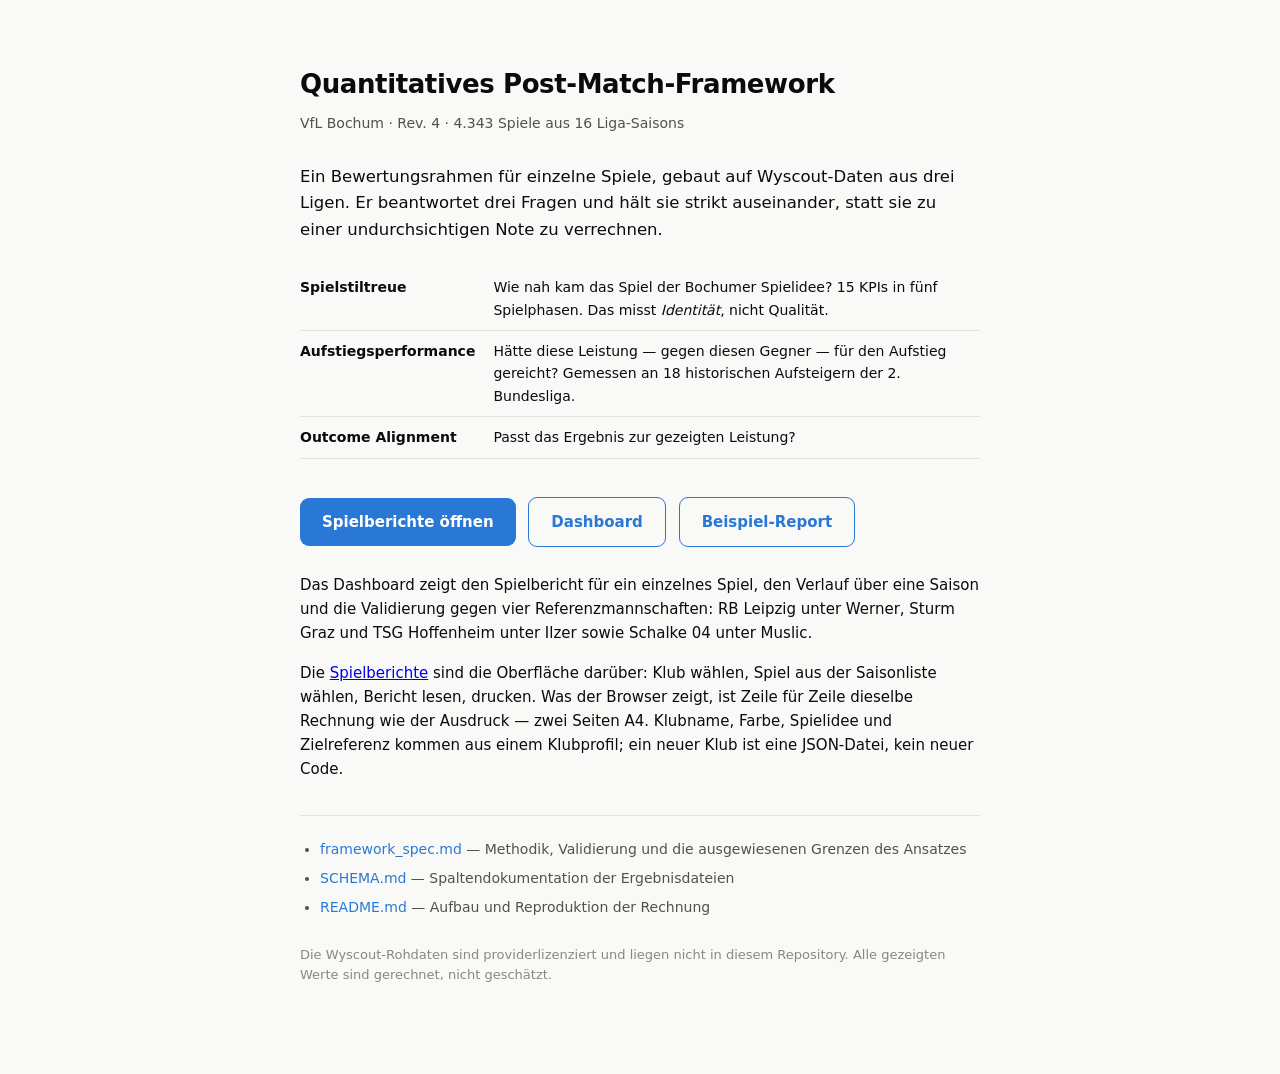
<file: index.html>
<!doctype html>
<html lang="de">
<head>
<meta charset="utf-8">
<meta name="viewport" content="width=device-width,initial-scale=1">
<title>VfL Bochum — Quantitatives Post-Match-Framework</title>
<style>
/* Farben und Typografie aus dashboard.html uebernommen, damit beide Seiten
   als eine Sache lesbar sind. Hell und Dunkel folgen der Systemeinstellung. */
:root{
  --plane:#f9f9f7; --surface:#fcfcfb;
  --ink:#0b0b0b; --ink-2:#52514e; --muted:#898781;
  --border:rgba(11,11,11,.10); --grid:#e1e0d9;
  --s1:#2a78d6;
}
@media (prefers-color-scheme: dark){
  :root{
    --plane:#12120f; --surface:#1a1a16;
    --ink:#f4f3ee; --ink-2:#b8b6ad; --muted:#8b8981;
    --border:rgba(244,243,238,.13); --grid:#2b2a25;
    --s1:#3987e5;
  }
}
*{box-sizing:border-box}
body{
  margin:0; background:var(--plane); color:var(--ink);
  font:15px/1.6 system-ui,-apple-system,"Segoe UI",sans-serif;
  -webkit-font-smoothing:antialiased;
}
.wrap{max-width:720px;margin:0 auto;padding:64px 20px 72px}
h1{font-size:26px;margin:0 0 6px;letter-spacing:-.015em}
.sub{color:var(--ink-2);font-size:14px;margin:0 0 30px}
p{margin:0 0 16px}
.lead{font-size:16.5px}
table{border-collapse:collapse;width:100%;margin:24px 0;font-size:14px}
th,td{text-align:left;padding:9px 12px 9px 0;border-bottom:1px solid var(--border);
  vertical-align:top}
th{font-weight:600;white-space:nowrap;padding-right:18px}
.cta{display:inline-block;margin:14px 0 26px;padding:12px 22px;border-radius:9px;
  background:var(--s1);color:#fff;text-decoration:none;font-weight:600;font-size:15px}
.cta:hover{filter:brightness(1.08)}
.cta.zweit{background:transparent;color:var(--s1);border:1px solid var(--s1);margin-left:8px}
.links a{text-decoration:none} .links a:hover{text-decoration:underline}
.links{border-top:1px solid var(--border);padding-top:22px;margin-top:34px;
  font-size:14px;color:var(--ink-2)}
.links a{color:var(--s1)}
.links li{margin-bottom:7px}
ul{margin:0;padding-left:20px}
.note{color:var(--muted);font-size:13px;margin-top:26px}
</style>
</head>
<body>
<div class="wrap">

  <h1>Quantitatives Post-Match-Framework</h1>
  <p class="sub">VfL Bochum · Rev. 4 · 4.343 Spiele aus 16 Liga-Saisons</p>

  <p class="lead">Ein Bewertungsrahmen für einzelne Spiele, gebaut auf Wyscout-Daten aus
  drei Ligen. Er beantwortet drei Fragen und hält sie strikt auseinander, statt sie zu
  einer undurchsichtigen Note zu verrechnen.</p>

  <table>
    <tr><th>Spielstiltreue</th>
        <td>Wie nah kam das Spiel der Bochumer Spielidee? 15 KPIs in fünf Spielphasen.
            Das misst <em>Identität</em>, nicht Qualität.</td></tr>
    <tr><th>Aufstiegsperformance</th>
        <td>Hätte diese Leistung — gegen diesen Gegner — für den Aufstieg gereicht?
            Gemessen an 18 historischen Aufsteigern der 2. Bundesliga.</td></tr>
    <tr><th>Outcome Alignment</th>
        <td>Passt das Ergebnis zur gezeigten Leistung?</td></tr>
  </table>

  <a class="cta" href="app.html">Spielberichte öffnen</a>
  <a class="cta zweit" href="dashboard.html">Dashboard</a>
  <a class="cta zweit" href="beispiel-report.html">Beispiel-Report</a>

  <p>Das Dashboard zeigt den Spielbericht für ein einzelnes Spiel, den Verlauf über eine
  Saison und die Validierung gegen vier Referenzmannschaften: RB Leipzig unter Werner,
  Sturm Graz und TSG Hoffenheim unter Ilzer sowie Schalke 04 unter Muslic.</p>

  <p>Die <a href="app.html">Spielberichte</a> sind die Oberfläche darüber: Klub wählen, Spiel
  aus der Saisonliste wählen, Bericht lesen, drucken. Was der Browser zeigt, ist Zeile für
  Zeile dieselbe Rechnung wie der Ausdruck — zwei Seiten A4. Klubname, Farbe, Spielidee und
  Zielreferenz kommen aus einem Klubprofil; ein neuer Klub ist eine JSON-Datei, kein neuer
  Code.</p>

  <div class="links">
    <ul>
      <li><a href="framework_spec.md">framework_spec.md</a> — Methodik, Validierung und
        die ausgewiesenen Grenzen des Ansatzes</li>
      <li><a href="ergebnisse/SCHEMA.md">SCHEMA.md</a> — Spaltendokumentation der
        Ergebnisdateien</li>
      <li><a href="README.md">README.md</a> — Aufbau und Reproduktion der Rechnung</li>
    </ul>
  </div>

  <p class="note">Die Wyscout-Rohdaten sind providerlizenziert und liegen nicht in diesem
  Repository. Alle gezeigten Werte sind gerechnet, nicht geschätzt.</p>

</div>
</body>
</html>
</file>
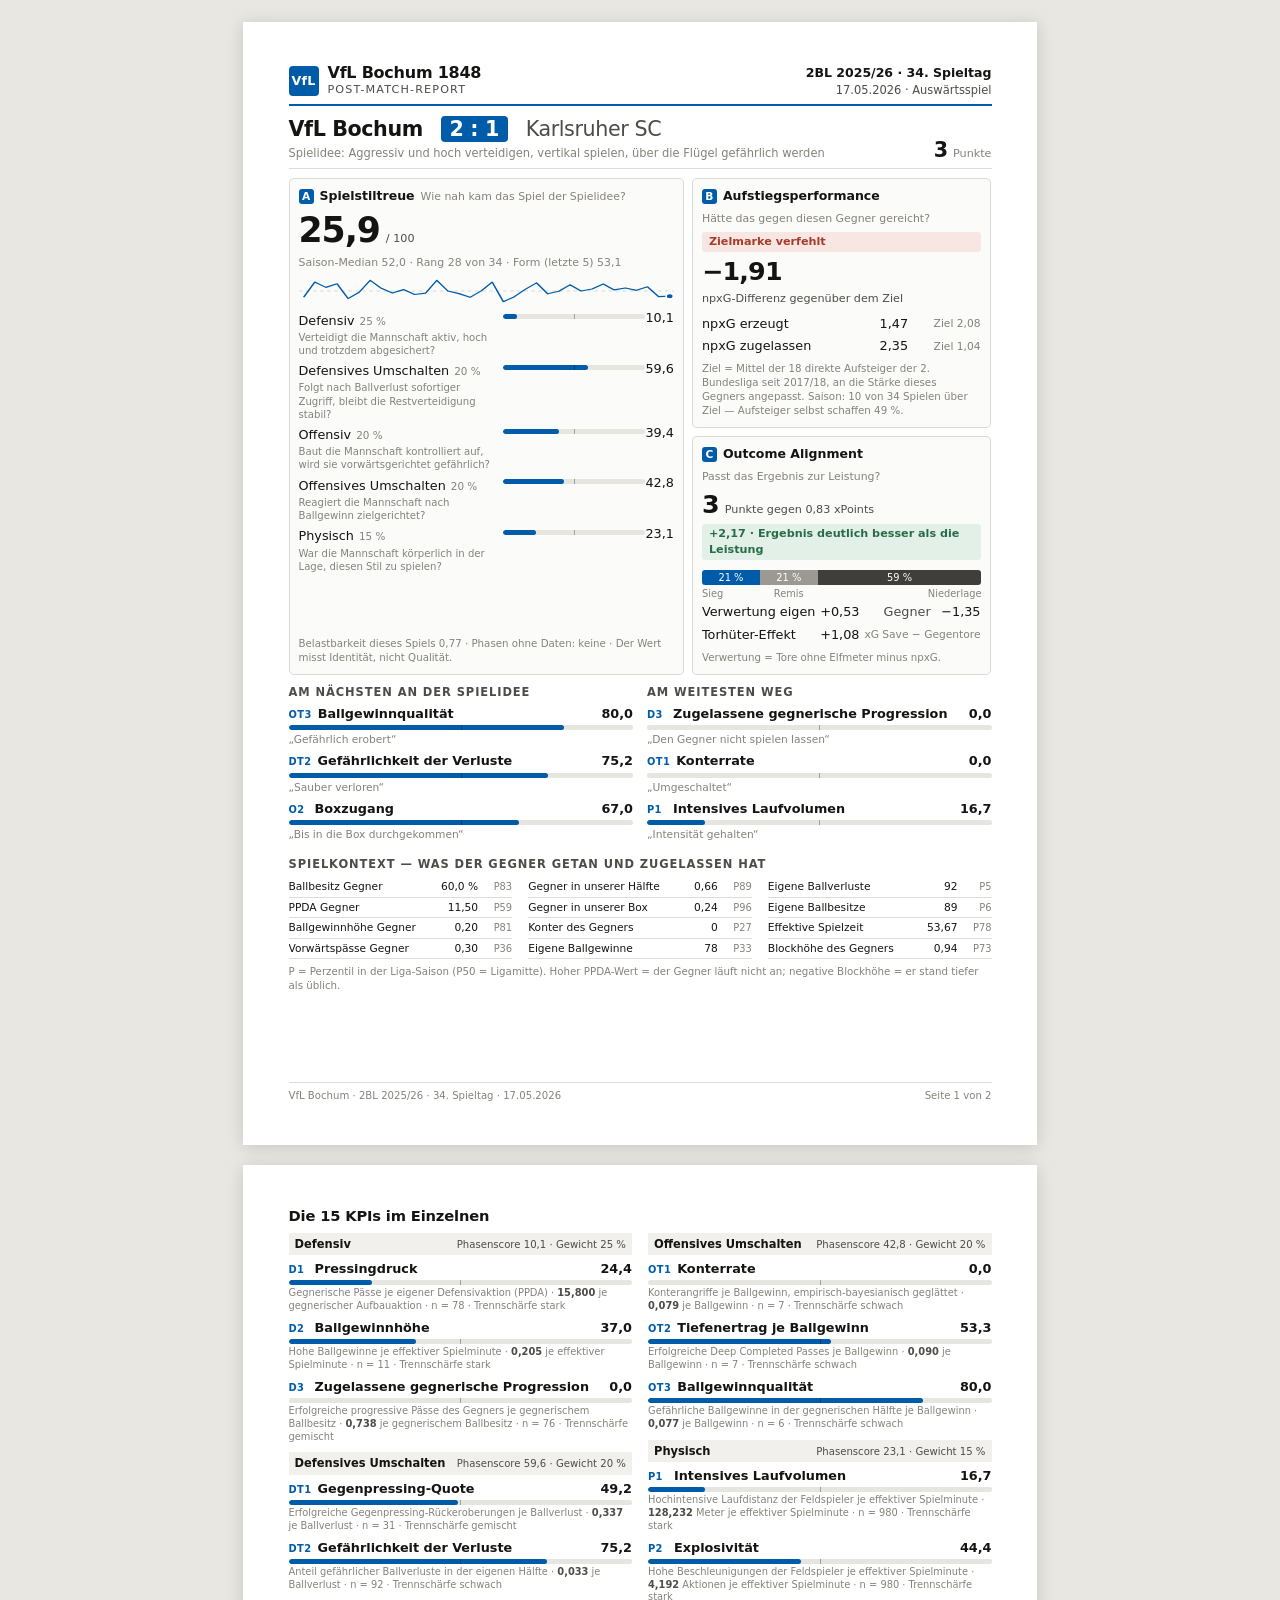
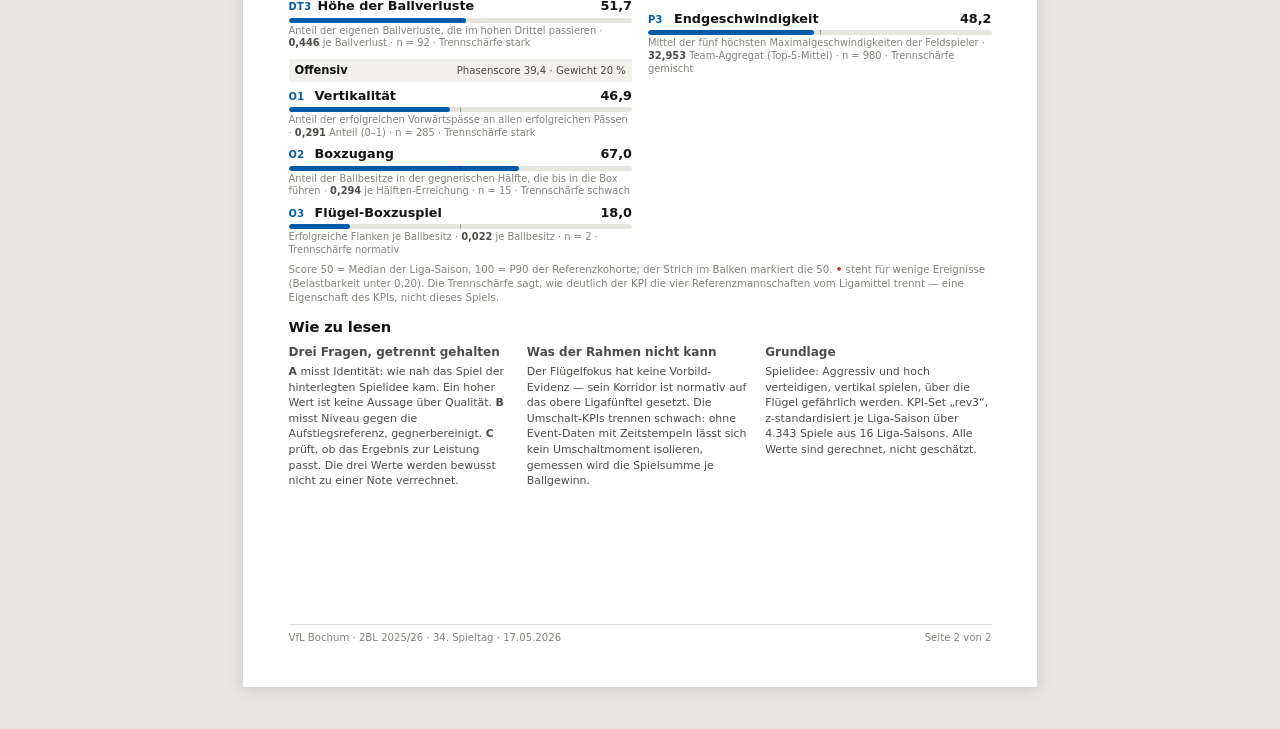
<file: beispiel-report.html>
<!doctype html>
<html lang="de"><head><meta charset="utf-8">
<meta name="viewport" content="width=device-width,initial-scale=1">
<title>VfL Bochum — 34. Spieltag 2BL 2025/26 gegen Karlsruher SC</title>
<style>
/* Gemeinsames Aussehen von Druckreport und App. Einzige Quelle: report.py setzt
   die Datei in die erzeugte Seite ein, build_app.py in app.html. Nicht in der
   erzeugten Datei bearbeiten - Aenderungen gehoeren hierher. */
/* Palette. Nur --klub und --klub-kontrast kommen aus dem Klubprofil und werden
   von der erzeugenden Seite ueberschrieben; alles andere ist Produktfarbe. */
:root{
  --ink:#141412;--ink2:#4d4c48;--muted:#84827b;--line:rgba(20,20,18,.15);
  --track:#e6e5df;--karte:#fbfbf9;--band:#f1f0ec;--gut:#286c47;--schlecht:#a83b2a;
  --klub:#1b3a5c;--klub-kontrast:#ffffff;
}
*{box-sizing:border-box}
html{-webkit-print-color-adjust:exact;print-color-adjust:exact}
body{margin:0;font:9.6pt/1.42 -apple-system,"Segoe UI",system-ui,Helvetica,Arial,sans-serif;
  color:var(--ink);background:#fff}
h2{font-size:11pt;margin:0 0 6px;letter-spacing:-.01em}
h3{font-size:8.6pt;margin:0 0 5px;text-transform:uppercase;letter-spacing:.08em;color:var(--ink2)}
h4{font-size:9pt;margin:0 0 3px}
p{margin:0}
table{border-collapse:collapse;width:100%}
.num{text-align:right;font-variant-numeric:tabular-nums;white-space:nowrap}

.seite{background:#fff}
@media screen{
  body{background:#e8e7e2;padding:22px 0}
  .seite{width:210mm;min-height:297mm;margin:0 auto 20px;padding:11mm 12mm;
    box-shadow:0 2px 16px rgba(0,0,0,.15)}
}
@media print{
  .seite{width:auto;min-height:0;padding:0;box-shadow:none;break-after:page}
  .seite:last-child{break-after:auto}
}

.kopf{display:flex;justify-content:space-between;align-items:flex-start;
  border-bottom:2px solid var(--klub);padding-bottom:6px;margin-bottom:9px}
.marke{display:flex;gap:9px;align-items:center}
.badge{display:inline-flex;align-items:center;justify-content:center;width:30px;height:30px;
  background:var(--klub);color:var(--klub-kontrast);font-weight:700;font-size:9.5pt;
  letter-spacing:.02em;border-radius:4px}
.klub{font-weight:700;font-size:12pt;letter-spacing:-.015em;line-height:1.15}
.doktyp{font-size:8.4pt;color:var(--ink2);text-transform:uppercase;letter-spacing:.1em}
.kopf-rechts{text-align:right;font-size:8.6pt;color:var(--ink2);line-height:1.45}
.kopf-rechts b{color:var(--ink);font-size:9.4pt}

.ergebnis{display:flex;justify-content:space-between;align-items:flex-end;gap:16px;
  margin:0 0 9px;padding-bottom:7px;border-bottom:1px solid var(--line)}
.teams{font-size:15.5pt;letter-spacing:-.02em;font-weight:600;white-space:nowrap}
.punkte{font-size:15.5pt;font-weight:700;line-height:1;white-space:nowrap;
  font-variant-numeric:tabular-nums}
.punkte span{font-size:8.4pt;font-weight:400;color:var(--muted);margin-left:5px}
.teams .tore{margin:0 11px;padding:1px 9px;background:var(--klub);color:var(--klub-kontrast);
  border-radius:4px;font-variant-numeric:tabular-nums}
.teams .geg{font-weight:400;color:var(--ink2)}
.ort{font-size:8.6pt;color:var(--muted)}

.ebenen{display:grid;grid-template-columns:1.32fr 1fr;gap:8px;align-items:stretch}
.rechts{display:grid;gap:8px}
.karte{border:1px solid var(--line);border-radius:5px;padding:8px 9px 9px;background:var(--karte);
  display:flex;flex-direction:column}
.karte .fuss{margin-top:auto;padding-top:5px}
.kopfzeile{font-weight:700;font-size:9.4pt;margin-bottom:6px;display:flex;
  align-items:baseline;gap:6px;flex-wrap:wrap}
.stufe{display:inline-flex;align-items:center;justify-content:center;width:15px;height:15px;
  background:var(--klub);color:var(--klub-kontrast);border-radius:3px;font-size:8pt}
.frage{font-weight:400;font-size:8.2pt;color:var(--muted)}
.kennzahl{display:flex;align-items:baseline;gap:6px;flex-wrap:wrap;margin:2px 0 6px}
.kennzahl .wert{font-size:26pt;line-height:1;font-weight:700;letter-spacing:-.03em;
  font-variant-numeric:tabular-nums}
.kennzahl.klein .wert{font-size:19pt}
.kennzahl .von{font-size:8.4pt;color:var(--ink2)}
.kennzahl .neben{flex-basis:100%;font-size:8.2pt;color:var(--muted);margin-top:2px}
.fuss{font-size:7.7pt;line-height:1.35;color:var(--muted);margin-top:6px}
.leerkarte{font-size:9pt;color:var(--ink2);padding:8px 0 10px}
.leerkarte span{display:block;font-size:8.2pt;color:var(--muted);margin-top:3px}

.urteil{display:inline-block;font-size:8.4pt;font-weight:600;padding:2px 7px;border-radius:3px;
  margin-bottom:5px}
.urteil.gut{background:#e3f0e8;color:var(--gut)}
.urteil.schlecht{background:#f7e6e2;color:var(--schlecht)}
.urteil.neutral{background:#ecebe5;color:var(--ink2)}

.bar{position:relative;height:5px;background:var(--track);border-radius:3px;overflow:hidden}
.bar i{display:block;height:100%;background:var(--klub);border-radius:3px}
.bar.duenn{height:4px}
.bar .tick{position:absolute;left:50%;top:0;width:1px;height:100%;background:rgba(0,0,0,.30)}
.bar.leer{background:repeating-linear-gradient(90deg,var(--track) 0 3px,#fff 3px 6px)}
.bz{width:38%;padding:0 8px}

.phasen th{text-align:left;font-weight:400;padding:2.6px 0;white-space:nowrap}
.phasen .gew{color:var(--muted);font-size:7.8pt;margin-left:5px}
.phasen .pfrage{font-size:7.6pt;color:var(--muted);font-weight:400;white-space:normal;
  max-width:52mm;line-height:1.3;margin-top:1px}
.phasen th{vertical-align:top;padding-right:6px}
.phasen td{padding:2.6px 0;vertical-align:top}
.phasen .bz{padding-top:5px}
.phasen .num{padding-top:0}
.spark{width:100%;height:28px;display:block;margin:0 0 4px}
.spark .pfad{fill:none;stroke:var(--klub);stroke-width:1.4;stroke-linejoin:round}
.spark .mid{stroke:rgba(0,0,0,.18);stroke-width:.8;stroke-dasharray:3 3}
.spark .jetzt{fill:var(--klub);stroke:#fff;stroke-width:1.4}

.ziel th{text-align:left;font-weight:400;padding:2.2px 0}
.ziel .soll{text-align:right;color:var(--muted);font-size:8pt;white-space:nowrap}
.pbar{display:flex;height:15px;border-radius:3px;overflow:hidden;margin:5px 0 2px;
  font-size:7.4pt;color:#fff;line-height:15px;text-align:center}
.pbar .p0{background:var(--klub)}
.pbar .p1{background:#9b9992}
.pbar .p2{background:#3f3e3a}
.plabels{display:flex;font-size:7.4pt;color:var(--muted)}
.plabels span{overflow:hidden;text-overflow:ellipsis;white-space:nowrap}
.plabels span:nth-child(2){text-align:center}
.plabels span:last-child{text-align:right}
.ziel .zweit{text-align:right;font-weight:400;color:var(--ink2);padding-left:10px}

.paar{display:grid;grid-template-columns:1fr 1fr;gap:14px;margin-top:9px}
.kpiliste{list-style:none;margin:0;padding:0}
.kpiliste li{margin-bottom:5px}
.kz{display:flex;align-items:baseline;gap:6px;margin-bottom:2px}
.kurz{display:inline-block;min-width:20px;font-size:7.4pt;font-weight:700;color:var(--klub);
  letter-spacing:.04em}
.kname{font-weight:600}
.kz .num{margin-left:auto;font-weight:700}
.mgmt{font-size:8pt;color:var(--muted);margin-top:2px}

.kontextblock{margin-top:9px}
.kontextspalten{display:grid;grid-template-columns:repeat(3,1fr);gap:0 16px;font-size:8pt}
.kontext td,.kontext th{border-bottom:1px solid var(--line);padding:2.2px 0;
  white-space:nowrap;overflow:hidden;text-overflow:ellipsis}
.kontext th{max-width:33mm}
.kontext .perz{width:9mm;color:var(--muted);font-size:7.4pt}
.hinweise{margin-top:8px;border-top:1px solid var(--line);padding-top:6px;
  font-size:7.9pt;line-height:1.35;color:var(--schlecht)}
.hinweise b{color:var(--ink2)}
.profilhinweise{margin:5px 0 0;padding-left:13px;font-size:7.8pt;color:var(--muted)}

.block{margin-bottom:13px}
.kpispalten{column-count:2;column-gap:16px}
.gruppe{break-inside:avoid;margin-bottom:9px}
.gkopf{background:var(--band);font-weight:700;font-size:8.6pt;padding:3px 6px;
  display:flex;justify-content:space-between;align-items:baseline;gap:8px;margin-bottom:5px}
.gkopf span{font-weight:400;color:var(--ink2);font-size:7.6pt;white-space:nowrap}
.kpiz{margin-bottom:6px}
.kpiz .def{font-size:7.4pt;line-height:1.3;color:var(--muted);margin-top:2px}
.kpiz .def b{color:var(--ink2);font-weight:600}
.kontext th{text-align:left;font-weight:400}
.warn{color:var(--schlecht);font-weight:700}

.methode .spalten{display:grid;grid-template-columns:repeat(3,1fr);gap:12px;font-size:8.2pt;
  color:var(--ink2)}
.seitenfuss{margin-top:auto;padding-top:6px;border-top:1px solid var(--line);
  display:flex;justify-content:space-between;font-size:7.6pt;color:var(--muted)}
.seite{display:flex;flex-direction:column}

:root{--klub:#005ca9;--klub-kontrast:#ffffff}
@page{size:A4;margin:11mm 12mm 10mm}
</style></head>
<body>
<div class="seite">
  <header class="kopf">
    <div class="marke"><span class="badge">VfL</span>
      <div><div class="klub">VfL Bochum 1848</div>
        <div class="doktyp">Post-Match-Report</div></div></div>
    <div class="kopf-rechts"><b>2BL 2025/26 · 34. Spieltag</b><br>
      17.05.2026 · Auswärtsspiel</div>
  </header>
  <section class="ergebnis">
    <div>
      <div class="teams"><span>VfL Bochum</span>
        <span class="tore">2 : 1</span>
        <span class="geg">Karlsruher SC</span></div>
      <div class="ort">Spielidee: Aggressiv und hoch verteidigen, vertikal spielen, über die Flügel gefährlich werden</div>
    </div>
    <div class="punkte">3<span>Punkte</span></div>
  </section>
  <div class="ebenen">
    
<section class="karte gross-links">
  <div class="kopfzeile"><span class="stufe">A</span> Spielstiltreue
    <span class="frage">Wie nah kam das Spiel der Spielidee?</span></div>
  <div class="kennzahl"><span class="wert">25,9</span><span class="von">/ 100</span>
    <div class="neben">Saison-Median 52,0 ·
      Rang 28 von 34 ·
      Form (letzte 5) 53,1</div></div>
  <svg class="spark" viewBox="0 0 320 34" preserveAspectRatio="none" role="img" aria-label="Saisonverlauf der Stiltreue"><line x1="0" y1="17.0" x2="320" y2="17.0" class="mid"/><polyline points="4.0,24.5 13.5,6.1 22.9,12.6 32.4,8.3 41.8,26.2 51.3,18.5 60.7,4.0 70.2,13.8 79.6,19.5 89.1,15.3 98.5,21.2 108.0,19.5 117.5,4.0 126.9,17.0 136.4,20.2 145.8,24.7 155.3,16.8 164.7,6.2 174.2,30.0 183.6,23.9 193.1,14.7 202.5,7.1 212.0,20.4 221.5,17.3 230.9,9.5 240.4,17.0 249.8,14.6 259.3,8.6 268.7,15.7 278.2,13.3 287.6,16.2 297.1,11.9 306.5,23.9 316.0,23.3" class="pfad"/><circle cx="316.0" cy="23.3" r="3.1" class="jetzt"/></svg>
  <table class="phasen"><tbody><tr><th>Defensiv<span class="gew">25 %</span><div class="pfrage">Verteidigt die Mannschaft aktiv, hoch und trotzdem abgesichert?</div></th><td class="bz"><div class="bar "><i style="width:10.1%"></i><span class="tick"></span></div></td><td class="num">10,1</td></tr><tr><th>Defensives Umschalten<span class="gew">20 %</span><div class="pfrage">Folgt nach Ballverlust sofortiger Zugriff, bleibt die Restverteidigung stabil?</div></th><td class="bz"><div class="bar "><i style="width:59.6%"></i><span class="tick"></span></div></td><td class="num">59,6</td></tr><tr><th>Offensiv<span class="gew">20 %</span><div class="pfrage">Baut die Mannschaft kontrolliert auf, wird sie vorwärtsgerichtet gefährlich?</div></th><td class="bz"><div class="bar "><i style="width:39.4%"></i><span class="tick"></span></div></td><td class="num">39,4</td></tr><tr><th>Offensives Umschalten<span class="gew">20 %</span><div class="pfrage">Reagiert die Mannschaft nach Ballgewinn zielgerichtet?</div></th><td class="bz"><div class="bar "><i style="width:42.8%"></i><span class="tick"></span></div></td><td class="num">42,8</td></tr><tr><th>Physisch<span class="gew">15 %</span><div class="pfrage">War die Mannschaft körperlich in der Lage, diesen Stil zu spielen?</div></th><td class="bz"><div class="bar "><i style="width:23.1%"></i><span class="tick"></span></div></td><td class="num">23,1</td></tr></tbody></table>
  <div class="fuss">Belastbarkeit dieses Spiels 0,77 ·
    Phasen ohne Daten: keine · Der Wert misst Identität, nicht Qualität.</div>
</section>
    <div class="rechts">
<section class="karte">
  <div class="kopfzeile"><span class="stufe">B</span> Aufstiegsperformance
    <span class="frage">Hätte das gegen diesen Gegner gereicht?</span></div>
  <div class="urteil schlecht">Zielmarke verfehlt</div>
  <div class="kennzahl klein"><span class="wert">−1,91</span>
    <span class="von">npxG-Differenz gegenüber dem Ziel</span></div>
  <table class="ziel"><tbody>
    <tr><th>npxG erzeugt</th><td class="num">1,47</td>
        <td class="soll">Ziel 2,08</td></tr>
    <tr><th>npxG zugelassen</th><td class="num">2,35</td>
        <td class="soll">Ziel 1,04</td></tr>
  </tbody></table>
  <div class="fuss">Ziel = Mittel der 18 direkte Aufsteiger der 2. Bundesliga seit 2017/18, an die Stärke dieses Gegners
    angepasst. Saison: 10 von 34 Spielen
    über Ziel — Aufsteiger selbst schaffen 49 %.</div>
</section>
<section class="karte">
  <div class="kopfzeile"><span class="stufe">C</span> Outcome Alignment
    <span class="frage">Passt das Ergebnis zur Leistung?</span></div>
  <div class="kennzahl klein"><span class="wert">3</span>
    <span class="von">Punkte gegen 0,83 xPoints</span></div>
  <div class="urteil gut">+2,17 · Ergebnis deutlich besser als die Leistung</div>
  <div class="pbar"><span class="p0" style="width:20.8%">21 %</span><span class="p1" style="width:20.6%">21 %</span><span class="p2" style="width:58.7%">59 %</span></div><div class="plabels"><span style="width:20.8%">Sieg</span><span style="width:20.6%">Remis</span><span style="width:58.7%">Niederlage</span></div>
  <table class="ziel"><tbody>
    <tr><th>Verwertung eigen</th><td class="num">+0,53</td>
        <th class="zweit">Gegner</th><td class="num">−1,35</td></tr>
    <tr><th>Torhüter-Effekt</th><td class="num">+1,08</td>
        <td colspan="2" class="soll">xG Save − Gegentore</td></tr>
  </tbody></table>
  <div class="fuss">Verwertung = Tore ohne Elfmeter minus npxG.</div>
</section></div>
  </div>
  
<section class="paar">
  <div><h3>Am nächsten an der Spielidee</h3>
    <ul class="kpiliste"><li><div class="kz"><span class="kurz">OT3</span><span class="kname">Ballgewinnqualität</span><span class="num">80,0</span></div><div class="bar "><i style="width:80.0%"></i><span class="tick"></span></div><div class="mgmt">„Gefährlich erobert“</div></li><li><div class="kz"><span class="kurz">DT2</span><span class="kname">Gefährlichkeit der Verluste</span><span class="num">75,2</span></div><div class="bar "><i style="width:75.2%"></i><span class="tick"></span></div><div class="mgmt">„Sauber verloren“</div></li><li><div class="kz"><span class="kurz">O2</span><span class="kname">Boxzugang</span><span class="num">67,0</span></div><div class="bar "><i style="width:67.0%"></i><span class="tick"></span></div><div class="mgmt">„Bis in die Box durchgekommen“</div></li></ul></div>
  <div><h3>Am weitesten weg</h3>
    <ul class="kpiliste"><li><div class="kz"><span class="kurz">D3</span><span class="kname">Zugelassene gegnerische Progression</span><span class="num">0,0</span></div><div class="bar "><i style="width:0.0%"></i><span class="tick"></span></div><div class="mgmt">„Den Gegner nicht spielen lassen“</div></li><li><div class="kz"><span class="kurz">OT1</span><span class="kname">Konterrate</span><span class="num">0,0</span></div><div class="bar "><i style="width:0.0%"></i><span class="tick"></span></div><div class="mgmt">„Umgeschaltet“</div></li><li><div class="kz"><span class="kurz">P1</span><span class="kname">Intensives Laufvolumen</span><span class="num">16,7</span></div><div class="bar "><i style="width:16.7%"></i><span class="tick"></span></div><div class="mgmt">„Intensität gehalten“</div></li></ul></div>
</section>
  
<section class="block kontextblock">
  <h3>Spielkontext — was der Gegner getan und zugelassen hat</h3>
  <div class="kontextspalten"><table class="kontext"><tbody><tr><th>Ballbesitz Gegner</th><td class="num">60,0 %</td><td class="num perz">P83</td></tr><tr><th>PPDA Gegner</th><td class="num">11,50</td><td class="num perz">P59</td></tr><tr><th>Ballgewinnhöhe Gegner</th><td class="num">0,20</td><td class="num perz">P81</td></tr><tr><th>Vorwärtspässe Gegner</th><td class="num">0,30</td><td class="num perz">P36</td></tr></tbody></table><table class="kontext"><tbody><tr><th>Gegner in unserer Hälfte</th><td class="num">0,66</td><td class="num perz">P89</td></tr><tr><th>Gegner in unserer Box</th><td class="num">0,24</td><td class="num perz">P96</td></tr><tr><th>Konter des Gegners</th><td class="num">0</td><td class="num perz">P27</td></tr><tr><th>Eigene Ballgewinne</th><td class="num">78</td><td class="num perz">P33</td></tr></tbody></table><table class="kontext"><tbody><tr><th>Eigene Ballverluste</th><td class="num">92</td><td class="num perz">P5</td></tr><tr><th>Eigene Ballbesitze</th><td class="num">89</td><td class="num perz">P6</td></tr><tr><th>Effektive Spielzeit</th><td class="num">53,67</td><td class="num perz">P78</td></tr><tr><th>Blockhöhe des Gegners</th><td class="num">0,94</td><td class="num perz">P73</td></tr></tbody></table></div>
  <div class="fuss">P = Perzentil in der Liga-Saison (P50 = Ligamitte). Hoher PPDA-Wert = der
    Gegner läuft nicht an; negative Blockhöhe = er stand tiefer als üblich.</div>
</section>
  
  <div class="seitenfuss"><span>VfL Bochum · 2BL 2025/26 · 34. Spieltag · 17.05.2026</span><span>Seite 1 von 2</span></div>
</div>
<div class="seite">
  
<section class="block">
  <h2>Die 15 KPIs im Einzelnen</h2>
  <div class="kpispalten"><section class="gruppe"><div class="gkopf">Defensiv<span>Phasenscore 10,1 · Gewicht 25 %</span></div><div class="kpiz"><div class="kz"><span class="kurz">D1</span><span class="kname">Pressingdruck</span><span class="num">24,4</span></div><div class="bar "><i style="width:24.4%"></i><span class="tick"></span></div><div class="def">Gegnerische Pässe je eigener Defensivaktion (PPDA) · <b>15,800</b> je gegnerischer Aufbauaktion · n = 78 · Trennschärfe stark</div></div><div class="kpiz"><div class="kz"><span class="kurz">D2</span><span class="kname">Ballgewinnhöhe</span><span class="num">37,0</span></div><div class="bar "><i style="width:37.0%"></i><span class="tick"></span></div><div class="def">Hohe Ballgewinne je effektiver Spielminute · <b>0,205</b> je effektiver Spielminute · n = 11 · Trennschärfe stark</div></div><div class="kpiz"><div class="kz"><span class="kurz">D3</span><span class="kname">Zugelassene gegnerische Progression</span><span class="num">0,0</span></div><div class="bar "><i style="width:0.0%"></i><span class="tick"></span></div><div class="def">Erfolgreiche progressive Pässe des Gegners je gegnerischem Ballbesitz · <b>0,738</b> je gegnerischem Ballbesitz · n = 76 · Trennschärfe gemischt</div></div></section><section class="gruppe"><div class="gkopf">Defensives Umschalten<span>Phasenscore 59,6 · Gewicht 20 %</span></div><div class="kpiz"><div class="kz"><span class="kurz">DT1</span><span class="kname">Gegenpressing-Quote</span><span class="num">49,2</span></div><div class="bar "><i style="width:49.2%"></i><span class="tick"></span></div><div class="def">Erfolgreiche Gegenpressing-Rückeroberungen je Ballverlust · <b>0,337</b> je Ballverlust · n = 31 · Trennschärfe gemischt</div></div><div class="kpiz"><div class="kz"><span class="kurz">DT2</span><span class="kname">Gefährlichkeit der Verluste</span><span class="num">75,2</span></div><div class="bar "><i style="width:75.2%"></i><span class="tick"></span></div><div class="def">Anteil gefährlicher Ballverluste in der eigenen Hälfte · <b>0,033</b> je Ballverlust · n = 92 · Trennschärfe schwach</div></div><div class="kpiz"><div class="kz"><span class="kurz">DT3</span><span class="kname">Höhe der Ballverluste</span><span class="num">51,7</span></div><div class="bar "><i style="width:51.7%"></i><span class="tick"></span></div><div class="def">Anteil der eigenen Ballverluste, die im hohen Drittel passieren · <b>0,446</b> je Ballverlust · n = 92 · Trennschärfe stark</div></div></section><section class="gruppe"><div class="gkopf">Offensiv<span>Phasenscore 39,4 · Gewicht 20 %</span></div><div class="kpiz"><div class="kz"><span class="kurz">O1</span><span class="kname">Vertikalität</span><span class="num">46,9</span></div><div class="bar "><i style="width:46.9%"></i><span class="tick"></span></div><div class="def">Anteil der erfolgreichen Vorwärtspässe an allen erfolgreichen Pässen · <b>0,291</b> Anteil (0–1) · n = 285 · Trennschärfe stark</div></div><div class="kpiz"><div class="kz"><span class="kurz">O2</span><span class="kname">Boxzugang</span><span class="num">67,0</span></div><div class="bar "><i style="width:67.0%"></i><span class="tick"></span></div><div class="def">Anteil der Ballbesitze in der gegnerischen Hälfte, die bis in die Box führen · <b>0,294</b> je Hälften-Erreichung · n = 15 · Trennschärfe schwach</div></div><div class="kpiz"><div class="kz"><span class="kurz">O3</span><span class="kname">Flügel-Boxzuspiel</span><span class="num">18,0</span></div><div class="bar "><i style="width:18.0%"></i><span class="tick"></span></div><div class="def">Erfolgreiche Flanken je Ballbesitz · <b>0,022</b> je Ballbesitz · n = 2 · Trennschärfe normativ</div></div></section><section class="gruppe"><div class="gkopf">Offensives Umschalten<span>Phasenscore 42,8 · Gewicht 20 %</span></div><div class="kpiz"><div class="kz"><span class="kurz">OT1</span><span class="kname">Konterrate</span><span class="num">0,0</span></div><div class="bar "><i style="width:0.0%"></i><span class="tick"></span></div><div class="def">Konterangriffe je Ballgewinn, empirisch-bayesianisch geglättet · <b>0,079</b> je Ballgewinn · n = 7 · Trennschärfe schwach</div></div><div class="kpiz"><div class="kz"><span class="kurz">OT2</span><span class="kname">Tiefenertrag je Ballgewinn</span><span class="num">53,3</span></div><div class="bar "><i style="width:53.3%"></i><span class="tick"></span></div><div class="def">Erfolgreiche Deep Completed Passes je Ballgewinn · <b>0,090</b> je Ballgewinn · n = 7 · Trennschärfe schwach</div></div><div class="kpiz"><div class="kz"><span class="kurz">OT3</span><span class="kname">Ballgewinnqualität</span><span class="num">80,0</span></div><div class="bar "><i style="width:80.0%"></i><span class="tick"></span></div><div class="def">Gefährliche Ballgewinne in der gegnerischen Hälfte je Ballgewinn · <b>0,077</b> je Ballgewinn · n = 6 · Trennschärfe schwach</div></div></section><section class="gruppe"><div class="gkopf">Physisch<span>Phasenscore 23,1 · Gewicht 15 %</span></div><div class="kpiz"><div class="kz"><span class="kurz">P1</span><span class="kname">Intensives Laufvolumen</span><span class="num">16,7</span></div><div class="bar "><i style="width:16.7%"></i><span class="tick"></span></div><div class="def">Hochintensive Laufdistanz der Feldspieler je effektiver Spielminute · <b>128,232</b> Meter je effektiver Spielminute · n = 980 · Trennschärfe stark</div></div><div class="kpiz"><div class="kz"><span class="kurz">P2</span><span class="kname">Explosivität</span><span class="num">44,4</span></div><div class="bar "><i style="width:44.4%"></i><span class="tick"></span></div><div class="def">Hohe Beschleunigungen der Feldspieler je effektiver Spielminute · <b>4,192</b> Aktionen je effektiver Spielminute · n = 980 · Trennschärfe stark</div></div><div class="kpiz"><div class="kz"><span class="kurz">P3</span><span class="kname">Endgeschwindigkeit</span><span class="num">48,2</span></div><div class="bar "><i style="width:48.2%"></i><span class="tick"></span></div><div class="def">Mittel der fünf höchsten Maximalgeschwindigkeiten der Feldspieler · <b>32,953</b> Team-Aggregat (Top-5-Mittel) · n = 980 · Trennschärfe gemischt</div></div></section></div>
  <div class="fuss">Score 50 = Median der Liga-Saison, 100 = P90 der Referenzkohorte; der Strich
    im Balken markiert die 50. <span class="warn">•</span> steht für wenige Ereignisse
    (Belastbarkeit unter 0,20). Die Trennschärfe sagt, wie deutlich der
    KPI die vier Referenzmannschaften vom Ligamittel trennt — eine Eigenschaft des KPIs, nicht
    dieses Spiels.</div>
</section>
  
<section class="block methode">
  <h2>Wie zu lesen</h2>
  <div class="spalten">
    <div><h4>Drei Fragen, getrennt gehalten</h4>
      <p><b>A</b> misst Identität: wie nah das Spiel der hinterlegten Spielidee kam.
      Ein hoher Wert ist keine Aussage über Qualität. <b>B</b> misst Niveau gegen die
      Aufstiegsreferenz, gegnerbereinigt. <b>C</b> prüft, ob das Ergebnis zur Leistung passt.
      Die drei Werte werden bewusst nicht zu einer Note verrechnet.</p></div>
    <div><h4>Was der Rahmen nicht kann</h4>
      <p>Der Flügelfokus hat keine Vorbild-Evidenz — sein Korridor ist normativ auf das obere
      Ligafünftel gesetzt. Die Umschalt-KPIs trennen schwach: ohne Event-Daten mit Zeitstempeln
      lässt sich kein Umschaltmoment isolieren, gemessen wird die Spielsumme je Ballgewinn.</p></div>
    <div><h4>Grundlage</h4>
      <p>Spielidee: Aggressiv und hoch verteidigen, vertikal spielen, über die Flügel gefährlich werden. KPI-Set „rev3“,
      z-standardisiert je Liga-Saison über 4.343 Spiele aus 16 Liga-Saisons.
      Alle Werte sind gerechnet, nicht geschätzt.</p>
      </div>
  </div>
</section>
  <div class="seitenfuss"><span>VfL Bochum · 2BL 2025/26 · 34. Spieltag · 17.05.2026</span><span>Seite 2 von 2</span></div>
</div>
</body></html>
</file>
